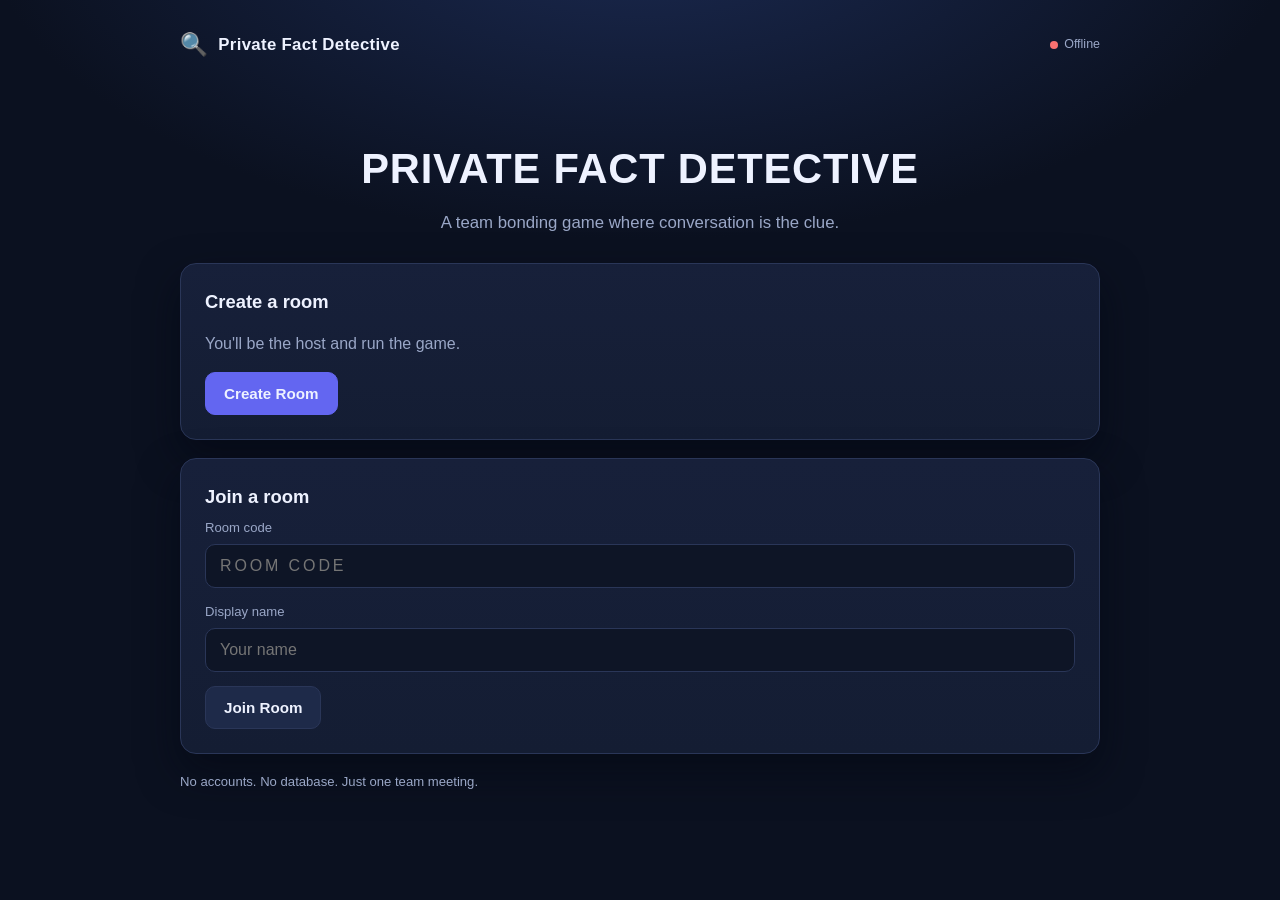
<file: frontend/index.html>
<!DOCTYPE html>
<html lang="en">
  <head>
    <meta charset="UTF-8" />
    <meta name="viewport" content="width=device-width, initial-scale=1.0" />
    <meta name="theme-color" content="#0f172a" />
    <title>Private Fact Detective</title>
    <link rel="stylesheet" href="css/styles.css" />
  </head>
  <body>
    <div id="screen"></div>
    <noscript>This game requires JavaScript.</noscript>

    <script src="js/config.js"></script>
    <script src="js/state.js"></script>
    <script src="js/api.js"></script>
    <script src="js/websocket.js"></script>
    <script src="js/ui.js"></script>
    <script src="js/app.js"></script>
  </body>
</html>
</file>
<file: frontend/css/styles.css>
:root {
  --bg: #0b1120;
  --bg-soft: #131c30;
  --card: #17203a;
  --card-2: #1e2a49;
  --border: #2a3658;
  --text: #eef2ff;
  --muted: #9aa7c7;
  --primary: #6366f1;
  --primary-hover: #818cf8;
  --accent: #22d3ee;
  --success: #34d399;
  --danger: #f87171;
  --warning: #fbbf24;
  --radius: 16px;
  --shadow: 0 18px 40px rgba(3, 7, 18, 0.55);
}

* {
  box-sizing: border-box;
}

html,
body {
  margin: 0;
  padding: 0;
  min-height: 100%;
}

body {
  background: radial-gradient(1200px 600px at 50% -10%, #1b2a52 0%, var(--bg) 55%);
  color: var(--text);
  font-family: "Inter", -apple-system, BlinkMacSystemFont, "Segoe UI", Roboto, Helvetica, Arial,
    sans-serif;
  line-height: 1.5;
  -webkit-font-smoothing: antialiased;
}

#screen {
  max-width: 960px;
  margin: 0 auto;
  padding: 20px 20px 60px;
}

/* ---------- top bar ---------- */
.topbar {
  display: flex;
  align-items: center;
  justify-content: space-between;
  gap: 12px;
  flex-wrap: wrap;
  padding: 8px 0 22px;
}

.brand {
  display: flex;
  align-items: center;
  gap: 10px;
  font-weight: 700;
  letter-spacing: 0.02em;
}

.brand-mark {
  font-size: 1.4rem;
}

.brand-name {
  font-size: 1.05rem;
}

.topbar-right {
  display: flex;
  align-items: center;
  gap: 10px;
  flex-wrap: wrap;
}

.room-pill {
  background: var(--card-2);
  border: 1px solid var(--border);
  border-radius: 999px;
  padding: 5px 12px;
  font-size: 0.8rem;
  letter-spacing: 0.14em;
  font-weight: 700;
}

.badge {
  padding: 4px 12px;
  border-radius: 999px;
  font-size: 0.75rem;
  font-weight: 700;
  text-transform: uppercase;
  letter-spacing: 0.08em;
  background: var(--card-2);
  border: 1px solid var(--border);
}

.badge-INVESTIGATION {
  background: rgba(251, 191, 36, 0.16);
  border-color: rgba(251, 191, 36, 0.4);
  color: var(--warning);
}
.badge-GUESSING {
  background: rgba(34, 211, 238, 0.16);
  border-color: rgba(34, 211, 238, 0.4);
  color: var(--accent);
}
.badge-REVEAL,
.badge-FINISHED {
  background: rgba(52, 211, 153, 0.16);
  border-color: rgba(52, 211, 153, 0.4);
  color: var(--success);
}

.conn {
  font-size: 0.78rem;
  color: var(--muted);
  display: inline-flex;
  align-items: center;
  gap: 6px;
}
.conn::before {
  content: "";
  width: 8px;
  height: 8px;
  border-radius: 50%;
  background: var(--muted);
}
.conn-connected::before {
  background: var(--success);
}
.conn-reconnecting::before {
  background: var(--warning);
}
.conn-disconnected::before {
  background: var(--danger);
}

/* ---------- layout ---------- */
.card {
  background: linear-gradient(180deg, var(--card) 0%, #141d33 100%);
  border: 1px solid var(--border);
  border-radius: var(--radius);
  padding: 24px;
  margin-bottom: 18px;
  box-shadow: var(--shadow);
}

.card.wide {
  grid-column: 1 / -1;
}

.center {
  text-align: center;
}

.screen-landing .hero {
  text-align: center;
  margin: 6vh 0 28px;
}

.hero h1,
h1 {
  font-size: clamp(1.7rem, 5vw, 2.6rem);
  margin: 0 0 10px;
  letter-spacing: 0.02em;
}

.tagline {
  color: var(--muted);
  font-size: 1.05rem;
  margin: 0;
}

h2 {
  margin: 0 0 8px;
  font-size: 1.15rem;
}

h3 {
  margin: 0 0 12px;
  font-size: 1rem;
}

h4 {
  margin: 0 0 8px;
  font-size: 0.9rem;
  text-transform: uppercase;
  letter-spacing: 0.08em;
  color: var(--muted);
}

.muted {
  color: var(--muted);
}

.footnote {
  color: var(--muted);
  font-size: 0.82rem;
  margin-top: 14px;
}

/* ---------- landing ---------- */
.screen-landing .card + .card {
  margin-top: 0;
}

.field {
  margin-bottom: 14px;
}

.field label {
  display: block;
  font-size: 0.82rem;
  color: var(--muted);
  margin-bottom: 6px;
}

input[type="text"],
input[type="number"],
textarea {
  width: 100%;
  background: #0e1526;
  border: 1px solid var(--border);
  border-radius: 10px;
  color: var(--text);
  padding: 12px 14px;
  font-size: 1rem;
  font-family: inherit;
  outline: none;
  transition: border-color 0.15s ease, box-shadow 0.15s ease;
}

input:focus,
textarea:focus {
  border-color: var(--primary);
  box-shadow: 0 0 0 3px rgba(99, 102, 241, 0.25);
}

.uppercase {
  text-transform: uppercase;
  letter-spacing: 0.18em;
}

/* ---------- buttons ---------- */
.btn {
  border: 1px solid var(--border);
  background: var(--card-2);
  color: var(--text);
  border-radius: 10px;
  padding: 12px 18px;
  font-size: 0.95rem;
  font-weight: 600;
  cursor: pointer;
  transition: transform 0.08s ease, background 0.15s ease, border-color 0.15s ease;
}

.btn:hover {
  background: #26325a;
}

.btn:active {
  transform: translateY(1px);
}

.btn.primary {
  background: var(--primary);
  border-color: var(--primary);
}
.btn.primary:hover {
  background: var(--primary-hover);
  border-color: var(--primary-hover);
}

.btn.ghost {
  background: transparent;
}

.btn.danger {
  background: rgba(248, 113, 113, 0.15);
  border-color: rgba(248, 113, 113, 0.5);
  color: var(--danger);
}

.btn.small {
  padding: 6px 12px;
  font-size: 0.83rem;
}

.btn[disabled] {
  opacity: 0.45;
  cursor: not-allowed;
}

.controls {
  display: flex;
  flex-wrap: wrap;
  gap: 12px;
  align-items: flex-end;
  margin-top: 16px;
}

.minutes-control {
  display: flex;
  flex-direction: column;
  gap: 4px;
}
.minutes-control label {
  font-size: 0.78rem;
  color: var(--muted);
}
.minutes-input {
  width: 90px;
}

/* ---------- players ---------- */
.player-list {
  list-style: none;
  padding: 0;
  margin: 0;
  display: grid;
  grid-template-columns: repeat(auto-fill, minmax(180px, 1fr));
  gap: 10px;
}

.player-chip {
  display: flex;
  align-items: center;
  gap: 10px;
  background: #0e1526;
  border: 1px solid var(--border);
  border-radius: 10px;
  padding: 10px 14px;
}

.player-chip.offline {
  opacity: 0.55;
}

.player-chip .dot {
  width: 8px;
  height: 8px;
  border-radius: 50%;
  background: var(--accent);
  flex: none;
}

.player-name {
  font-weight: 600;
  overflow: hidden;
  text-overflow: ellipsis;
  white-space: nowrap;
}

.player-meta {
  margin-left: auto;
  font-size: 0.75rem;
  color: var(--muted);
  white-space: nowrap;
}

.players-block {
  text-align: left;
  margin: 18px 0;
}

/* ---------- fact collection ---------- */
.fact-input {
  min-height: 120px;
  resize: vertical;
  margin-top: 14px;
}

.counter {
  display: block;
  text-align: right;
  font-size: 0.78rem;
  color: var(--muted);
  margin-top: 6px;
}

.chips {
  display: flex;
  flex-wrap: wrap;
  gap: 8px;
  margin: 8px 0 4px;
}

.chip {
  font-size: 0.75rem;
  padding: 4px 10px;
  border-radius: 999px;
  background: var(--card-2);
  border: 1px solid var(--border);
  color: var(--muted);
}

.success-mark {
  font-size: 2.4rem;
  color: var(--success);
  margin-bottom: 6px;
}

.progress {
  color: var(--accent);
  font-weight: 600;
  margin: 8px 0 0;
}

/* ---------- investigation ---------- */
.eyebrow {
  text-transform: uppercase;
  letter-spacing: 0.22em;
  font-size: 0.75rem;
  color: var(--muted);
  margin: 0 0 12px;
}

.investigation {
  text-align: center;
}

.secret-fact {
  margin: 0 auto 22px;
  padding: 22px 24px;
  border-left: 3px solid var(--accent);
  border-radius: 12px;
  background: rgba(34, 211, 238, 0.08);
  font-size: clamp(1.15rem, 3.4vw, 1.6rem);
  font-style: italic;
  max-width: 640px;
}

.secret-fact.small {
  font-size: clamp(1rem, 2.6vw, 1.25rem);
  padding: 16px 20px;
  margin-bottom: 18px;
}

.timer {
  font-size: clamp(2.4rem, 9vw, 4rem);
  font-weight: 800;
  letter-spacing: 0.06em;
  font-variant-numeric: tabular-nums;
  color: var(--warning);
  margin: 8px 0 20px;
}

.timer.small {
  font-size: 2rem;
  margin: 12px 0 0;
}

.rules {
  text-align: left;
  background: #0e1526;
  border: 1px solid var(--border);
  border-radius: 12px;
  padding: 18px 22px;
  margin-top: 20px;
  max-width: 640px;
  margin-left: auto;
  margin-right: auto;
}

.rules ul {
  margin: 8px 0;
  padding-left: 20px;
}

.rules li {
  margin-bottom: 6px;
}

.prompts li {
  color: var(--muted);
  font-style: italic;
}

/* ---------- guessing ---------- */
.radio-list {
  display: grid;
  grid-template-columns: repeat(auto-fill, minmax(200px, 1fr));
  gap: 10px;
  margin: 8px 0 18px;
}

.radio-row {
  display: flex;
  align-items: center;
  gap: 12px;
  padding: 14px 16px;
  border: 1px solid var(--border);
  border-radius: 12px;
  background: #0e1526;
  cursor: pointer;
  transition: border-color 0.12s ease, background 0.12s ease;
}

.radio-row:hover {
  border-color: var(--primary);
}

.radio-row.selected {
  border-color: var(--accent);
  background: rgba(34, 211, 238, 0.1);
}

.radio-row input {
  accent-color: var(--accent);
  width: 18px;
  height: 18px;
}

/* ---------- reveal ---------- */
.reveal-grid {
  display: grid;
  grid-template-columns: 1fr 1fr;
  gap: 12px;
  margin: 18px 0;
}

.reveal-item {
  background: #0e1526;
  border: 1px solid var(--border);
  border-radius: 12px;
  padding: 16px;
  display: flex;
  flex-direction: column;
  gap: 6px;
}

.reveal-label {
  font-size: 0.75rem;
  text-transform: uppercase;
  letter-spacing: 0.1em;
  color: var(--muted);
}

.reveal-value {
  font-size: 1.15rem;
  font-weight: 700;
}

.verdict {
  display: inline-block;
  padding: 12px 26px;
  border-radius: 999px;
  font-weight: 800;
  font-size: 1.15rem;
  letter-spacing: 0.04em;
}

.verdict.correct {
  background: rgba(52, 211, 153, 0.16);
  color: var(--success);
  border: 1px solid rgba(52, 211, 153, 0.5);
}

.verdict.incorrect {
  background: rgba(248, 113, 113, 0.14);
  color: var(--danger);
  border: 1px solid rgba(248, 113, 113, 0.45);
}

/* ---------- host dashboard ---------- */
.host-grid {
  display: grid;
  grid-template-columns: 1fr;
  gap: 0;
}

.stat-row {
  display: grid;
  grid-template-columns: repeat(auto-fit, minmax(110px, 1fr));
  gap: 12px;
  margin: 16px 0;
}

.stat {
  background: #0e1526;
  border: 1px solid var(--border);
  border-radius: 12px;
  padding: 14px;
  display: flex;
  flex-direction: column;
  gap: 4px;
  text-align: center;
}

.stat-value {
  font-size: 1.5rem;
  font-weight: 800;
}

.stat-label {
  font-size: 0.75rem;
  text-transform: uppercase;
  letter-spacing: 0.1em;
  color: var(--muted);
}

table.assignments {
  width: 100%;
  border-collapse: collapse;
  font-size: 0.88rem;
}

table.assignments th,
table.assignments td {
  text-align: left;
  padding: 10px 12px;
  border-bottom: 1px solid var(--border);
  vertical-align: top;
}

table.assignments th {
  color: var(--muted);
  font-size: 0.75rem;
  text-transform: uppercase;
  letter-spacing: 0.08em;
}

table.assignments td.arrow {
  color: var(--accent);
  width: 20px;
}

.fact-cell {
  color: var(--muted);
  font-style: italic;
  max-width: 360px;
}

.reveal-controls {
  display: flex;
  flex-direction: column;
  gap: 10px;
}

.reveal-control-row {
  display: flex;
  align-items: center;
  justify-content: space-between;
  padding: 10px 14px;
  background: #0e1526;
  border: 1px solid var(--border);
  border-radius: 10px;
}

.tag.done {
  font-size: 0.75rem;
  color: var(--success);
  border: 1px solid rgba(52, 211, 153, 0.4);
  border-radius: 999px;
  padding: 3px 10px;
}

/* ---------- errors ---------- */
.error {
  color: var(--danger);
  background: rgba(248, 113, 113, 0.12);
  border: 1px solid rgba(248, 113, 113, 0.4);
  border-radius: 10px;
  padding: 12px 16px;
  margin: 12px 0;
  font-size: 0.9rem;
}

.error.banner {
  text-align: center;
}

/* ---------- responsive ---------- */
@media (max-width: 640px) {
  #screen {
    padding: 14px 14px 40px;
  }
  .card {
    padding: 18px;
  }
  .reveal-grid {
    grid-template-columns: 1fr;
  }
  .brand-name {
    font-size: 0.95rem;
  }
}
</file>
